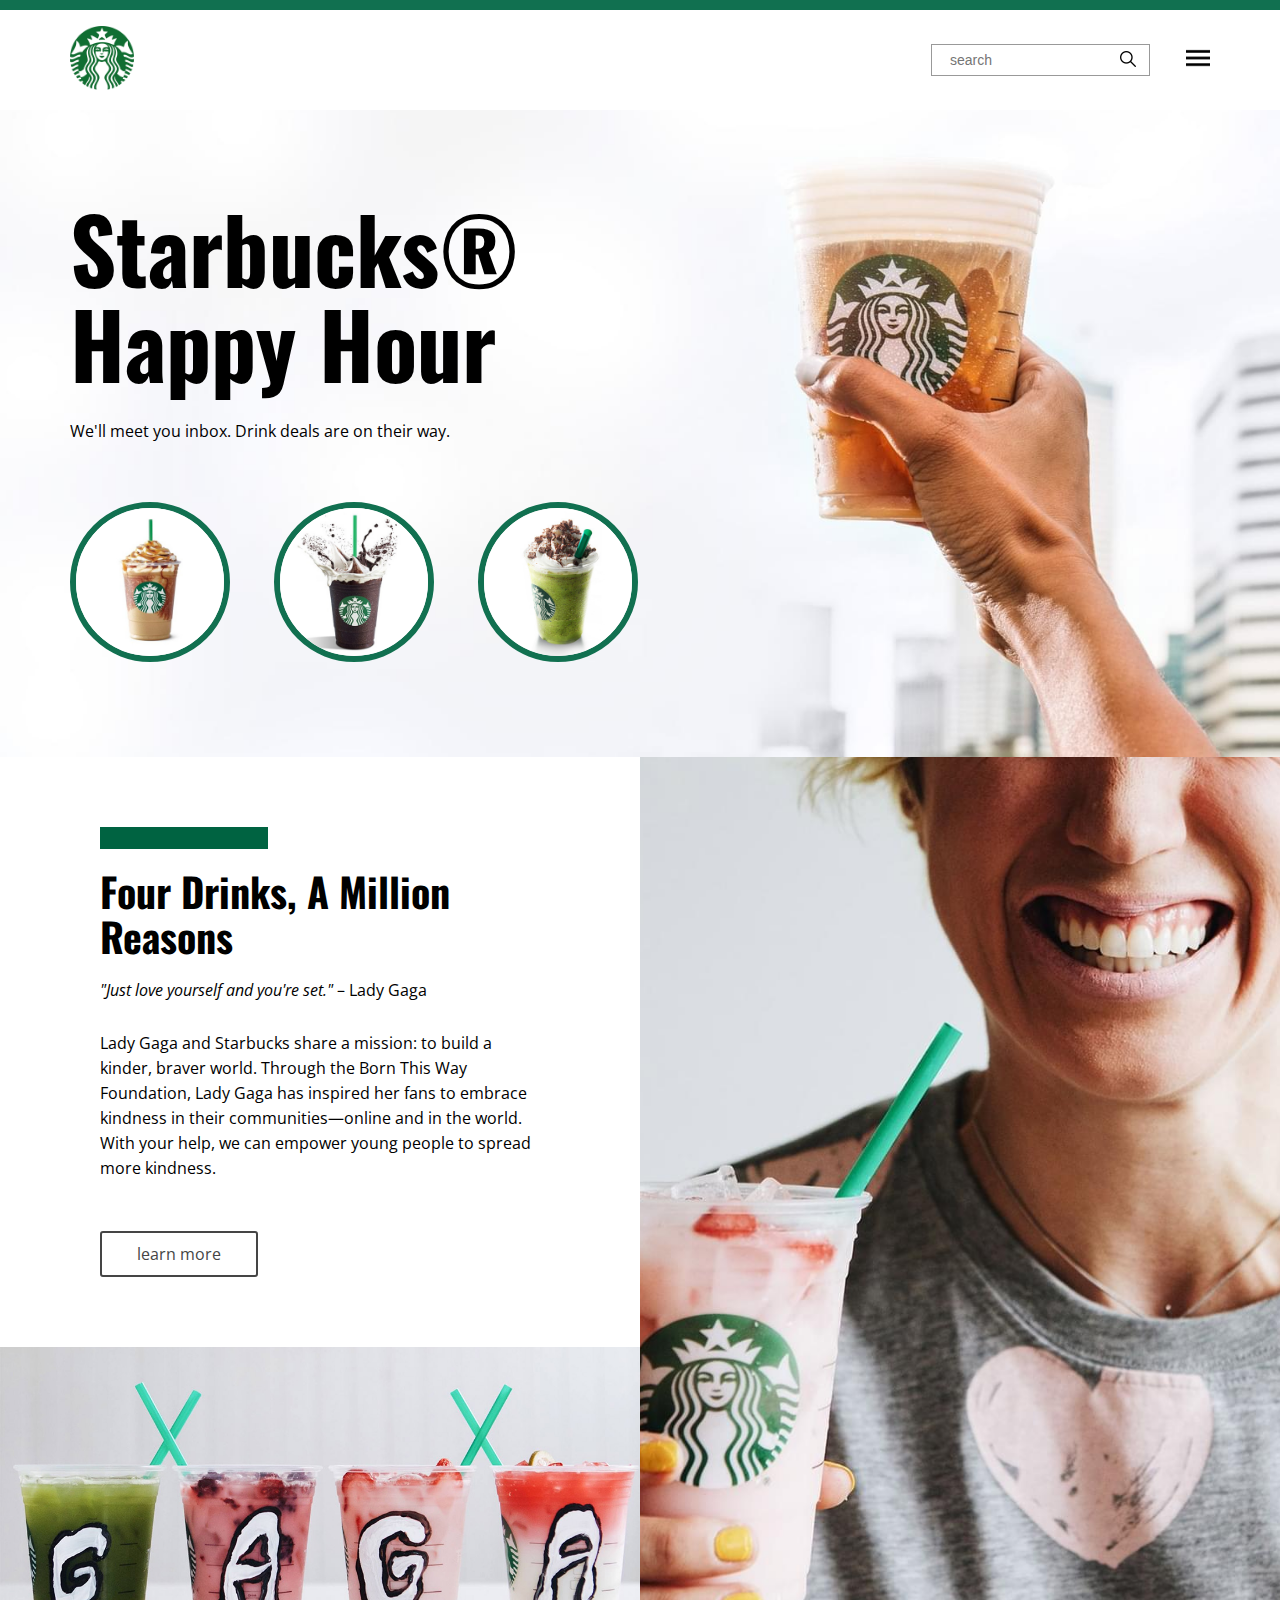
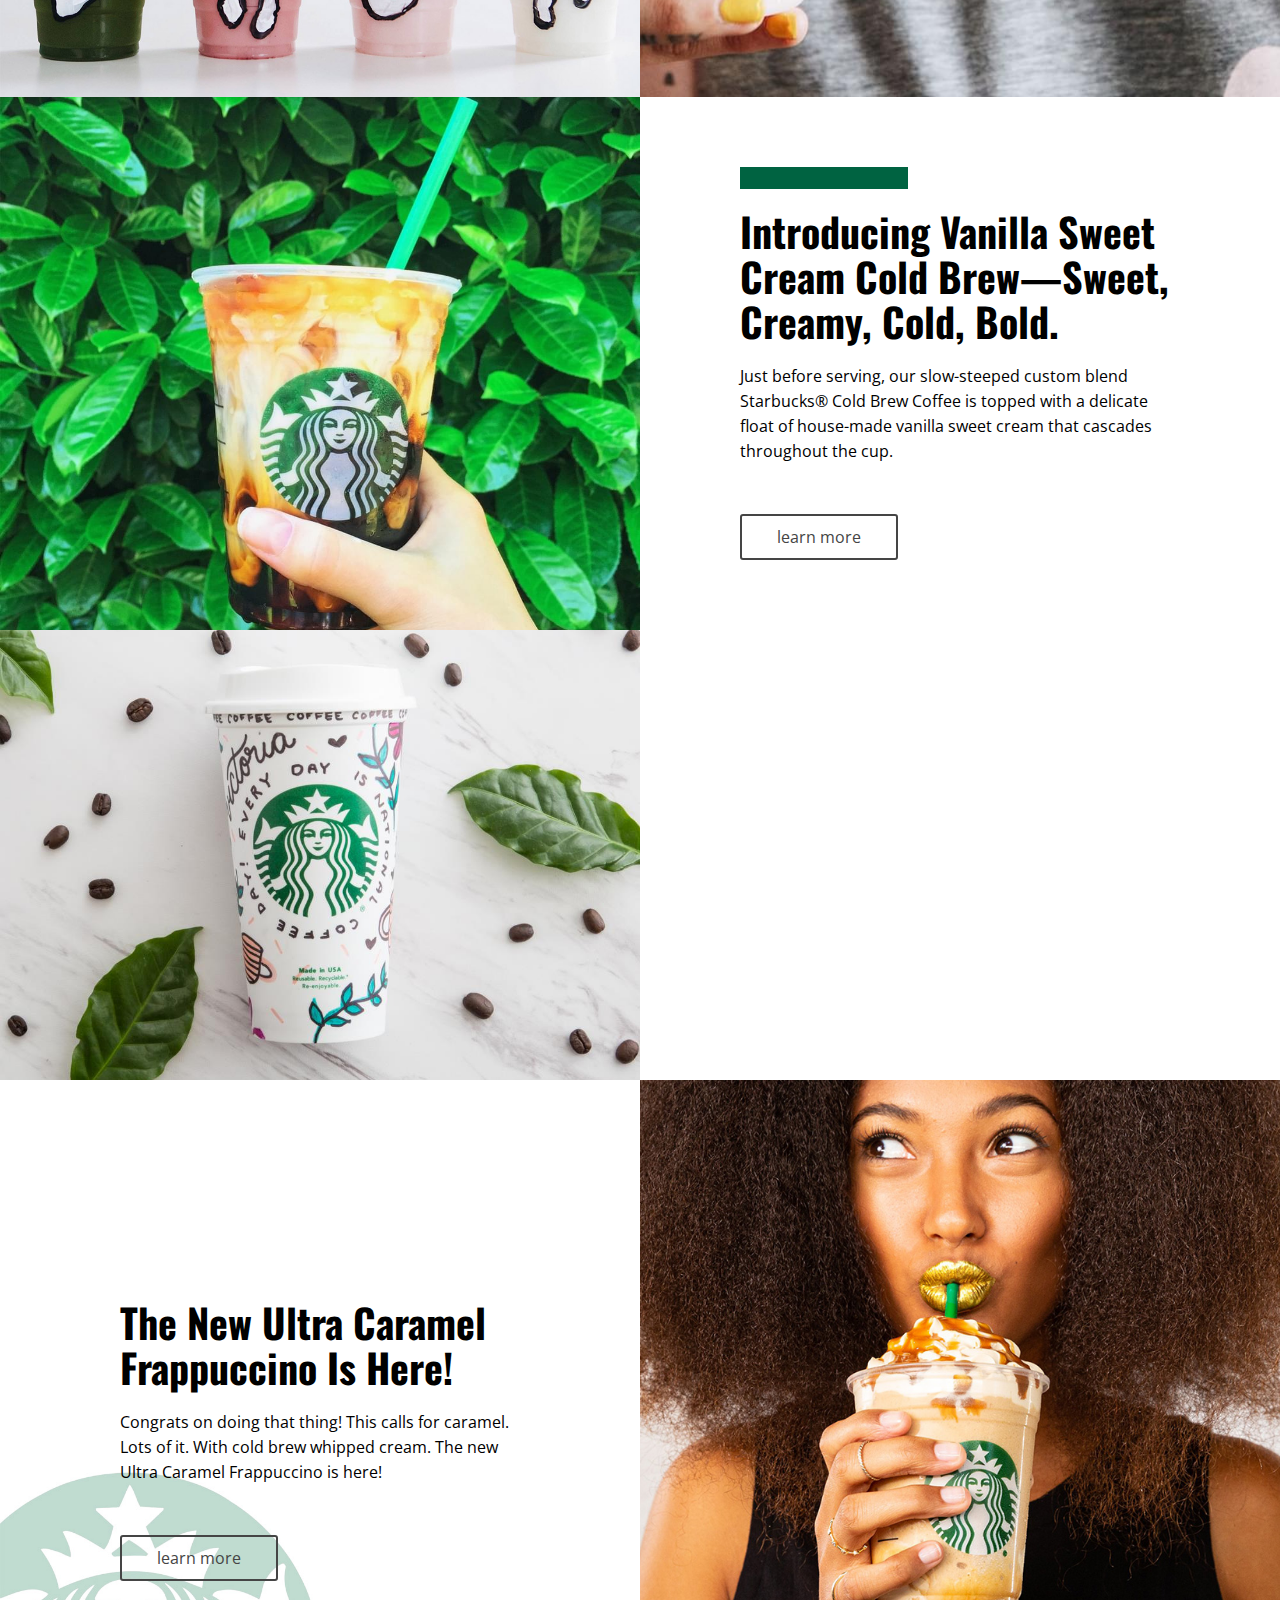
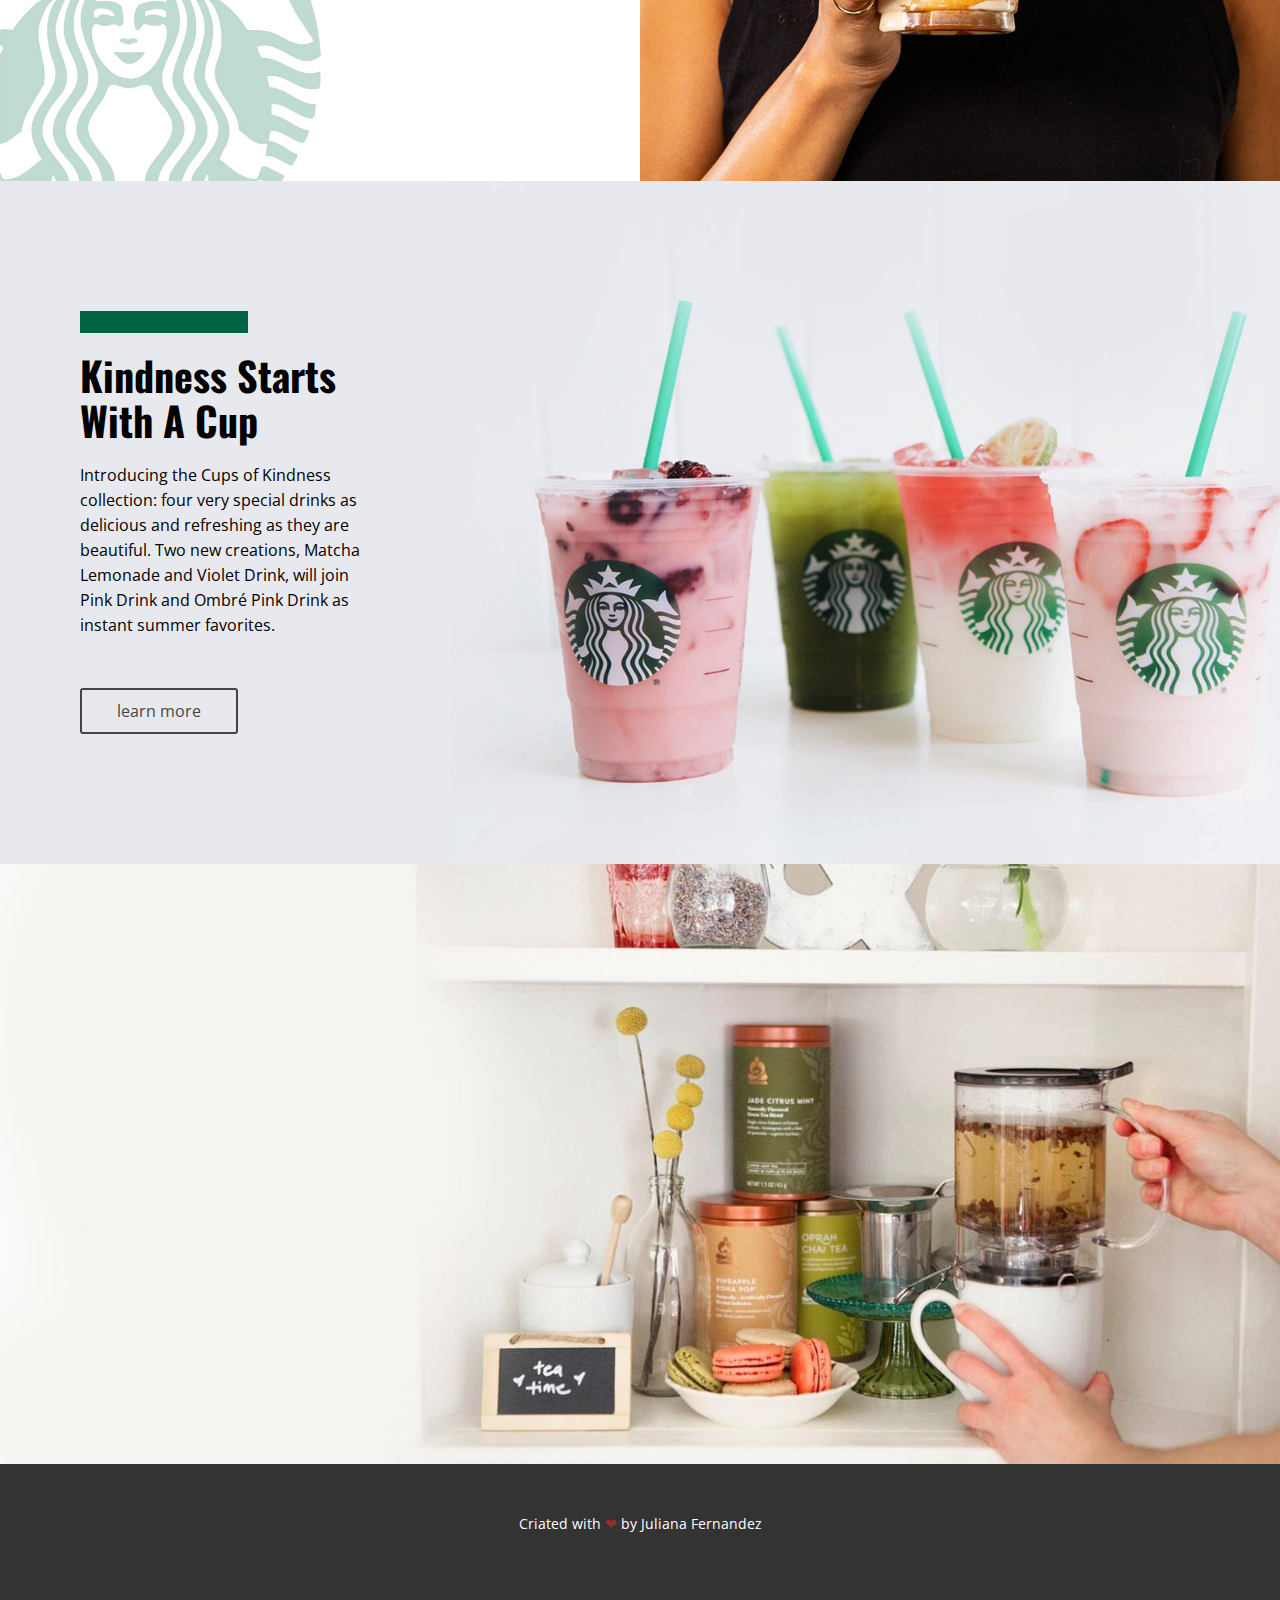
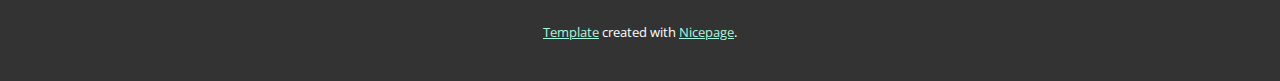
<file: index.html>
<!DOCTYPE html>
<html lang="en">
<head>
    <meta charset="UTF-8">
    <meta http-equiv="X-UA-Compatible" content="IE=edge">
    <meta name="viewport" content="width=device-width, initial-scale=1.0">
    <link rel="stylesheet" href="assets/css/style.css">
    <title>Starbucks</title>
</head>
<body>
    <header>
        <div class="header__line"></div>
        <div class="container header__area">
            <div class="header__left">
                <a href="/"><img src="assets/images/logo.png" alt=""></a>
            </div>
            <div class="header__right">
                <div class="header__search">
                    <form action="">
                        <input type="text" name="search" placeholder="search">
                        <button><img src="assets/images/loupe.png" alt=""></button>
                    </form>
                </div>
                <div class="header__menu">
                    <img src="assets/images/menu.png" alt="">
                </div>
            </div>
        </div>
    </header>

    <section class="banner">
        <div class="container">
            <h1>Starbucks®<br/>Happy Hour</h1>
            <span>We'll meet you inbox. Drink deals are on their way.</span>
            <div class="banner__images">
                <img src="assets/images/c1.jpg" alt="">
                <img src="assets/images/c2.jpg" alt="">
                <img src="assets/images/c3.jpg" alt="">
            </div>
        </div>
    </section>

    <section class="area1">
        <div class="area1__content">
            <div class="bar"></div>             
            <h2>Four Drinks, A Million Reasons</h2>
            <div class="area1__quote"><em>"Just love yourself and you're set."</em> – Lady Gaga</div>
            <div class="area1__text">Lady Gaga and Starbucks share a mission: to build a kinder, braver world. Through the Born This Way Foundation, Lady Gaga has inspired her fans to embrace kindness in their communities—online and in the world. With your help, we can empower young people to spread more kindness.</div>
            <a href="" class="button">learn more</a>
        </div>
        <div class="area1__img1"></div>
        <div class="area1__img2"></div>
    </section>

    <section class="area2">
        <div class="area2__content">
            <div class="bar"></div>             
            <h2>Introducing Vanilla Sweet Cream Cold Brew—Sweet, Creamy, Cold, Bold.</h2>
            <div class="area2__text">Just before serving, our slow-steeped custom blend Starbucks® Cold Brew Coffee is topped with a delicate float of house-made vanilla sweet cream that cascades throughout the cup.</div>
            <a href="" class="button">learn more</a>
        </div>
        <div class="area2__img1"></div>
        <div class="area2__img2"></div>
    </section>

    <section class="area3">
        <div class="area3__content">            
            <h2>The New Ultra Caramel Frappuccino Is Here!</h2>
            <div class="area3__text">Congrats on doing that thing! This calls for caramel. Lots of it. With cold brew whipped cream. The new Ultra Caramel Frappuccino is here!</div>
            <a href="" class="button">learn more</a>
        </div>
        <div class="area3__img1"></div>
    </section>

    <section class="area4">
            <div class="area4__content">
                <div class="bar"></div>             
                <h2>Kindness Starts With A Cup</h2>
                <div class="area4__text">Introducing the Cups of Kindness collection: four very special drinks as delicious and refreshing as they are beautiful. Two new creations, Matcha Lemonade and Violet Drink, will join Pink Drink and Ombré Pink Drink as instant summer favorites.</div>
                <a href="" class="button">learn more</a>
            </div> 
            <div class="area4__img1"></div>            
    </section>

    <section class="area5"></section>

    <footer>
        <div class="footer__text">Criated with <span style="color: rgb(151, 45, 45);">&#10084</span> by Juliana Fernandez</div>
        <div class="footer__credit"><a href="">Template</a> created with <a href="">Nicepage</a>.</div>
    </footer>
    
</body>
</html>
</file>
<file: assets/css/style.css>
@import url('https://fonts.googleapis.com/css2?family=Open+Sans:ital@0;1&family=Oswald:wght@400;700&display=swap');
* {
    margin: 0;
    padding: 0;
    /*font-family: 'Oswald', sans-serif;*/
}
body {
    font-family: 'Open Sans', sans-serif;
}
.container {
    max-width: 1140px;
    margin: auto;
}
.bar {
    background-color: #006341;
    width: 168px;
    height: 22px;
}
h1 {
    font-size: 90px;
    font-weight: bold;
    font-family: 'Oswald', sans-serif;
    line-height: 95px;
    margin-bottom: 30px;
}
h2 {
    font-size: 40px;
    font-weight: bold;
    font-family: 'Oswald', sans-serif;
    line-height: 45px;
    margin: 20px 0px;
}
.button {
    display: inline-block;
    border: 2px solid #454545;
    padding: 10px 35px;
    border-radius: 3px;
    color: #454545;
    text-decoration: none;
}
.button:hover {
    background-color: #454545;
    color: #fff;
}

.header__line {
    background-color: #117050;
    height: 10px;
}
.header__area {    
    display: flex;
    justify-content: space-between;
    align-items: center;
    height: 100px;
}
.header__left img {
    width: 64px;
    height: 64px;
}
.header__right {
    display: flex;
    align-items: center;
}
.header__search form {
    display: flex;
}
.header__search input {
    font-size: 14px;
    padding: 7px 18px;
    border: 1px solid #999;
    outline: none;
    width: 100%;
    max-width: 250px;
}
.header__search button {
    border: 0;
    background-color: transparent;
    margin-left: -30px;
    cursor: pointer;
}
.header__search button img {
    width: 16px;
    height: 16px;
}
.header__menu {
    margin-left: 50px;
    cursor: pointer;
}
.header__menu img {
    width: 24px;
    height: 24px;
}
.banner {
    background-image: url("../images/bg.jpg");
    background-position: center;
    background-size: cover;
    padding-top: 90px;
    padding-bottom: 90px;
}

.banner__images {
    margin-top: 60px;
}
.banner__images img {
    width: 148px;
    height: 148px;
    border: 6px solid #117050;
    border-radius: 50%;
    margin-right: 40px;
}
.area1 {
    display: grid;
    grid-template-columns: repeat(2, 1fr);
}
.area1__content {
    padding: 70px 100px;
}
.area1__quote {
    margin-bottom: 30px;
}
.area1__text {
    margin-bottom: 50px;
    line-height: 25px;
}
.area1__img1 {
    height: 350px;
    background-image: url("../images/f2.jpg");
    background-size: cover;
    background-position: center;
}
.area1__img2 {
    background-image: url("../images/f1.jpg");
    background-size: cover;
    background-position: center;
    grid-column: 2 / 3;
    grid-row: 1 / 3;
}

.area2 {
    display: grid;
    grid-template-columns: repeat(2, 1fr);
}
.area2__content {
    padding: 70px 100px;
}
.area2__text {
    margin-bottom: 50px;
    line-height: 25px;
}
.area2__img1 {
    height: 450px;
    background-image: url("../images/f4.jpg");
    background-size: cover;
    background-position: center;
}
.area2__img2 {
    background-image: url("../images/f3.jpg");
    background-size: cover;
    background-position: center;
    grid-column: 1 / 2;
    grid-row: 1 / 1;
}

.area3 {
    display: grid;
    grid-template-columns: repeat(2, 1fr);
}
.area3__content {
    padding: 200px 120px;
    background-image: url("../images/bg2.jpg");
    background-size: cover;
    background-position: left;
}
.area3__text {
    margin-bottom: 50px;
    line-height: 25px;
}
.area3__img1 {
    background-image: url("../images/f5.jpg");
    background-size: cover;
    background-position: center;
}

.area4 {
    display: grid;
    grid-template-columns: 450px 1fr;
}
.area4__content{
    padding: 130px 80px;
    background-color: #e8e9ee;
}
.area4__text {
    margin-bottom: 50px;
    line-height: 25px;
}
.area4__img1 {
    background-image: url("../images/bg3.jpg");
    background-size: cover;
    background-position: left;
}
.area5 {
    background-image: url("../images/bg4.jpg");
    background-size: cover;
    background-position: center;
    height: 600px;
}
footer {
    background-color: #333333;
    text-align: center;
    color: #fff
}
.footer__text {
    font-size: 14px;
    padding: 50px 0px;
}
.footer__credit {
    font-size: 13px;
    padding: 40px 0px;
}
.footer__credit a {
    color: #a8f8dd;
}

@media (min-width: 769px) and (max-width: 1140px) {
    .container {
        padding-left: 20px;
        padding-right: 20px;
    }
}
@media (min-width: 426px) and (max-width: 768px) {
    .container {
        padding-left: 20px;
        padding-right: 20px;
    }
    .area1 {
        grid-template-columns: 3fr 2fr;
    }
    .area2 {
        grid-template-columns: 2fr 3fr;
    }
    .area3 {
        grid-template-columns: 3fr 2fr;
    }

}
@media (max-width: 425px) {
    .container {
        padding-left: 20px;
        padding-right: 20px;
    }
    .header__menu {        
        margin-left: 30px;
    }
    .header__search input {        
        max-width: 80px;
    }
    h1 {
        font-size: 50px;
        line-height: 50px;
    }
    h2 {
        font-size: 25px;
        line-height: 30px;
    }
    .banner__images img {
        width: 70px;
        height: 70px;
        margin-right: 10px;
    }
    .area1,
    .area2, 
    .area3, 
    .area4 {
        grid-template-columns: 1fr;
    }
    .area1__content,
    .area2__content,
    .area3__content,
    .area4__content {
        padding: 40px;
    }
    .area5 {
        height: 200px;
    }
    .footer__text,
    .footer__credit {
        padding: 15px 0px;
        font-size: 12px;
    }
    
}
</file>
